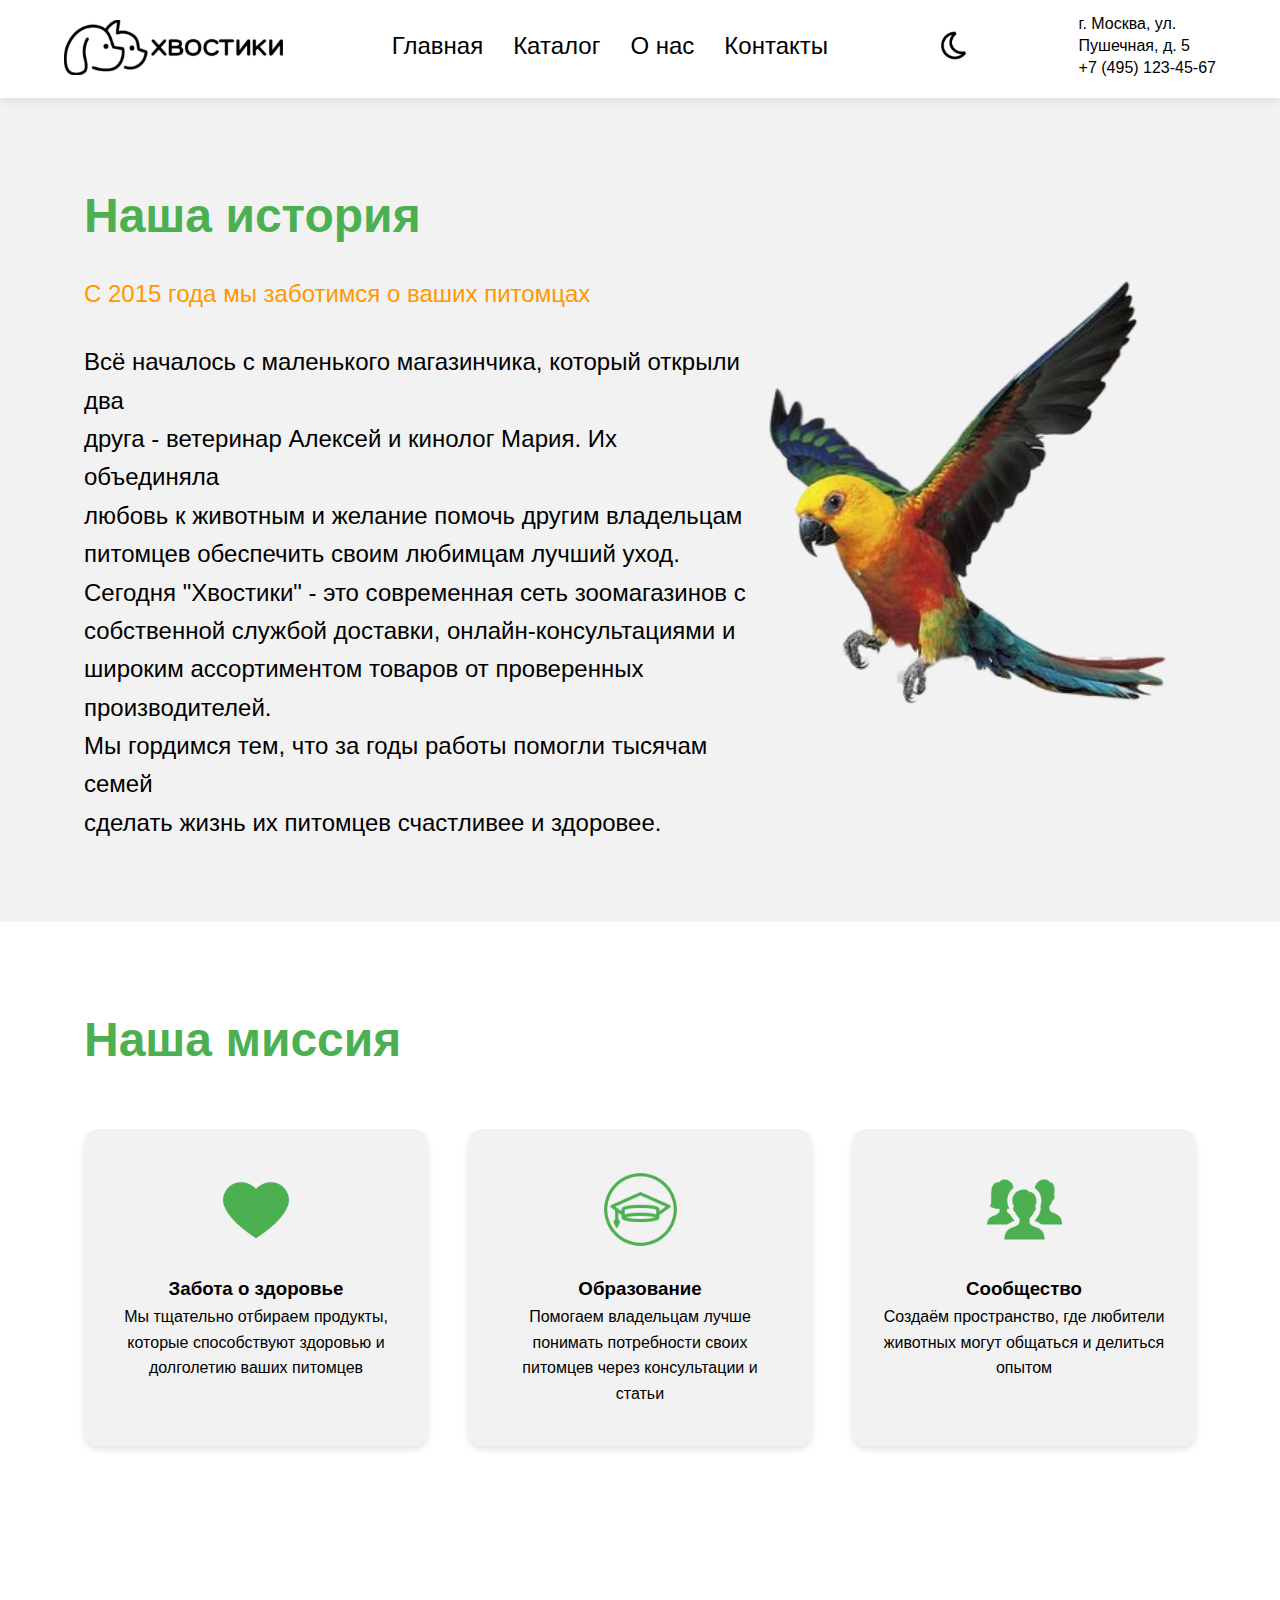
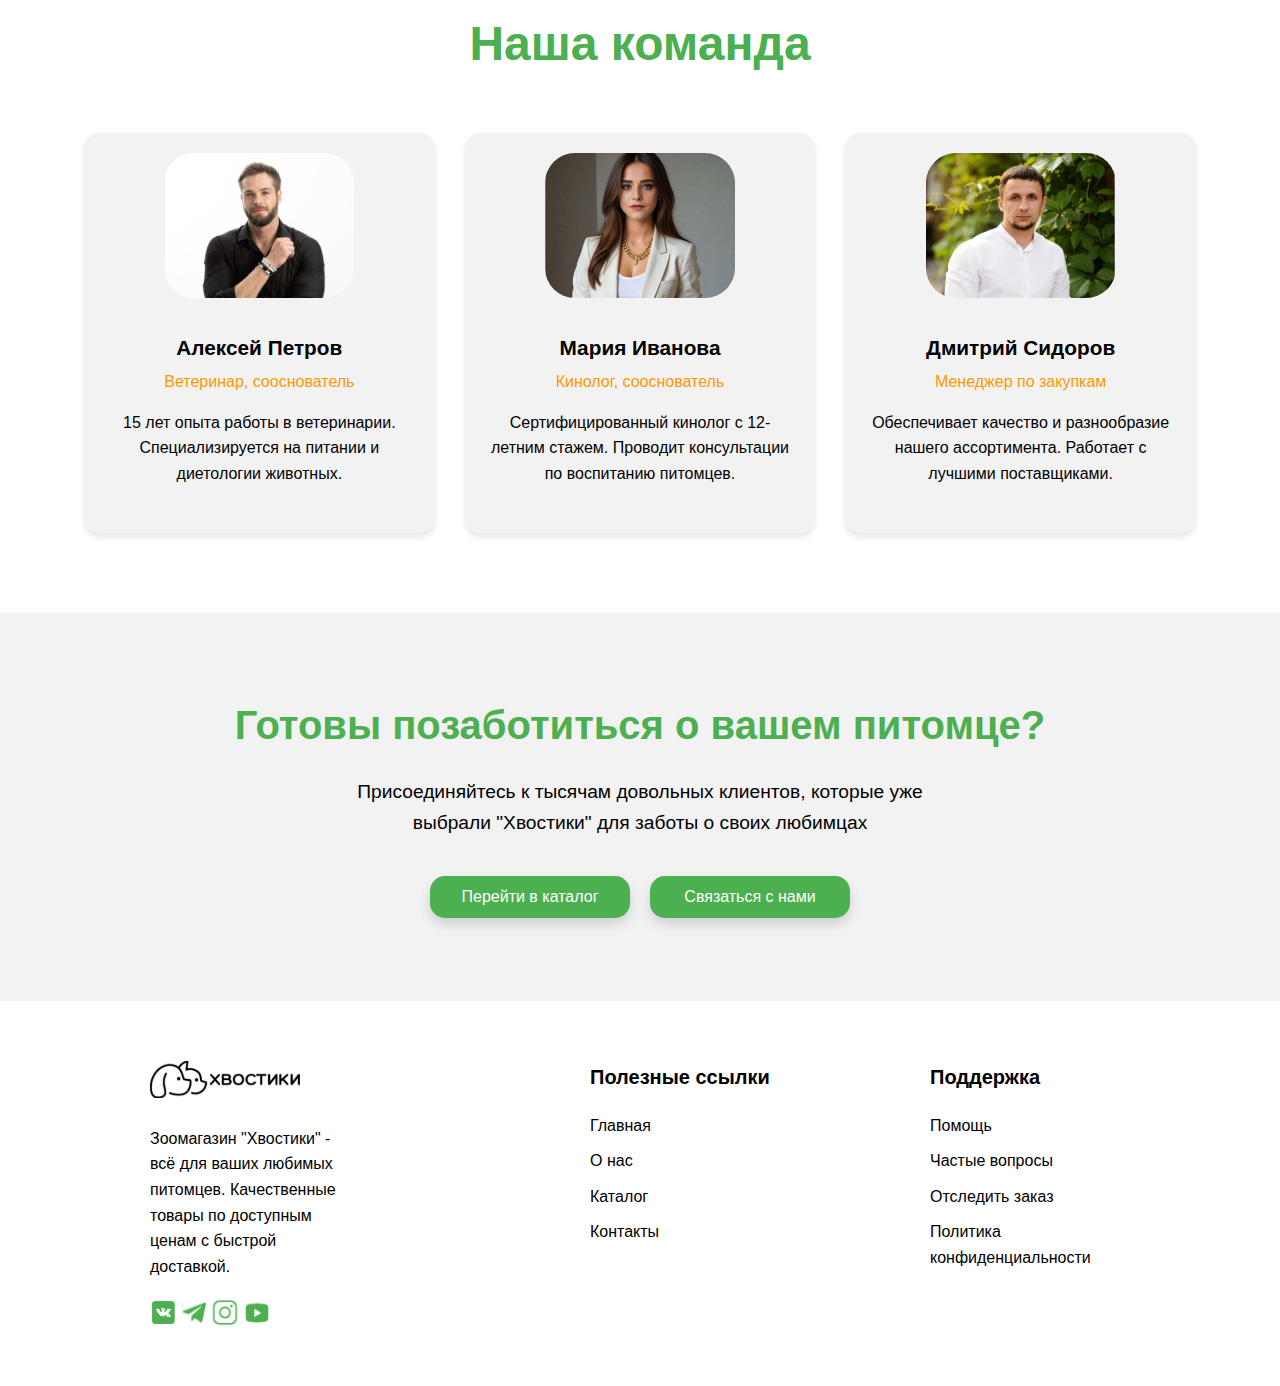
<file: about.html>
<!doctype html>
<html lang="en">
<head>
    <meta charset="UTF-8">
    <meta name="viewport" content="width=device-width,user-scalable=no,initial-scale=1,maximum-scale=1,minimum-scale=1">
    <meta http-equiv="X-UA-Compatible" content="ie=edge">
    <link rel="stylesheet" href="assets/css/main.css">
    <title>Хвостики - О нас</title>
</head>
<body>


<main>
    <header>
    <div class="container header-container">
        <a href="#" class="logo">
            <div class="logo-icon">
                <img src="../assets/images/logo.svg" alt="">
            </div>
        </a>
        <div class="burger" id="burger">
            <span></span>
            <span></span>
            <span></span>
        </div>
        
        <ul class="nav-menu" id="navMenu">
            <li><a href="index.html" class="nav-link">Главная</a></li>
            <li><a href="catalog.html" class="nav-link">Каталог</a></li>
            <li><a href="about.html" class="nav-link">О нас</a></li>
            <li><a href="contact.html" class="nav-link">Контакты</a></li>
        </ul>
        
        <div class="nav-actions">
            <li><a href="#" class="nav-link">
                <img src="../assets/images/luna.svg" alt="">
            </a></li>
        </div>
        
        <div class="adres">
            г. Москва, ул. <br>
            Пушечная, д. 5 <br>
            +7 (495) 123-45-67
        </div>
    </div> 
</header>

<script>

    document.addEventListener('DOMContentLoaded', function() {
        const burger = document.getElementById('burger');
        const navMenu = document.getElementById('navMenu');

        burger.addEventListener('click', function() {
            burger.classList.toggle('active');
            navMenu.classList.toggle('active');
        });
        const navLinks = document.querySelectorAll('.nav-link');
        navLinks.forEach(link => {
            link.addEventListener('click', function() {
                burger.classList.remove('active');
                navMenu.classList.remove('active');
            });
        });
        document.addEventListener('click', function(event) {
            const isClickInsideMenu = navMenu.contains(event.target);
            const isClickOnBurger = burger.contains(event.target);
            
            if (!isClickInsideMenu && !isClickOnBurger && navMenu.classList.contains('active')) {
                burger.classList.remove('active');
                navMenu.classList.remove('active');
            }
        });
        
        
        window.addEventListener('resize', function() {
            if (window.innerWidth > 768 && navMenu.classList.contains('active')) {
                burger.classList.remove('active');
                navMenu.classList.remove('active');
            }
        });
    });
</script>
    <section class="about-intro">
        <div class="container">
            <div class="intro-content">
                <div class="intro-text">
                    <h2 class="section-title">Наша история</h2>
                    <p class="section-subtitle">С 2015 года мы заботимся о ваших питомцах</p>
                    <p>Всё началось с маленького магазинчика, который открыли два <br>
                        друга - ветеринар Алексей и кинолог Мария. Их объединяла <br>
                        любовь к животным и желание помочь другим владельцам <br>
                        питомцев обеспечить своим любимцам лучший уход.</p>
                    <p>Сегодня "Хвостики" - это современная сеть зоомагазинов с <br>
                        собственной службой доставки, онлайн-консультациями и <br>
                        широким ассортиментом товаров от проверенных <br>
                        производителей.</p>
                    <p>Мы гордимся тем, что за годы работы помогли тысячам семей <br>
                        сделать жизнь их питомцев счастливее и здоровее.</p>
                </div>
                <div class="intro-image">
                    <img src="../assets/images/bird.svg" alt="">
                </div>
            </div>
        </div>
    </section>
    <section class="mission">
    <div class="container">
        <h2 class="section-title">Наша миссия</h2>
        <div class="mission-grid">
            <div class="mission-card">
                <div class="mission-icon">
                    <img src="../assets/images/heart.svg" alt="">
                </div>
                <h3>Забота о здоровье</h3>
                <p>Мы тщательно отбираем продукты, которые способствуют здоровью и долголетию ваших питомцев</p>
            </div>
            <div class="mission-card">
                <div class="mission-icon">
                    <img src="../assets/images/obraz.svg" alt="">
                </div>
                <h3>Образование</h3>
                <p>Помогаем владельцам лучше понимать потребности своих питомцев через консультации и статьи</p>
            </div>
            <div class="mission-card">
                <div class="mission-icon">
                    <img src="../assets/images/people.svg" alt="">
                </div>
                <h3>Сообщество</h3>
                <p>Создаём пространство, где любители животных могут общаться и делиться опытом</p>
            </div>
        </div>
    </div>
</section>
    <section class="team">
        <div class="container">
            <h2 class="section-title" style="text-align: center;">Наша команда</h2>
            <div class="team-grid">
                <div class="team-card">
                    <div class="team-image">
                        <img src="../assets/images/alex.svg" alt="">
                    </div>
                    <div class="team-info">
                        <h3 class="team-name">Алексей Петров</h3>
                        <div class="team-position">Ветеринар, сооснователь</div>
                        <p>15 лет опыта работы в ветеринарии. Специализируется на питании и диетологии животных.</p>
                    </div>
                </div>
                <div class="team-card">
                    <div class="team-image">
                        <img src="../assets/images/maria.svg" alt="">
                    </div>
                    <div class="team-info">
                        <h3 class="team-name">Мария Иванова</h3>
                        <div class="team-position">Кинолог, сооснователь</div>
                        <p>Сертифицированный кинолог с 12-летним стажем. Проводит консультации по воспитанию питомцев.</p>
                    </div>
                </div>
                <div class="team-card">
                    <div class="team-image">
                        <img src="../assets/images/dima.svg" alt="">
                    </div>
                    <div class="team-info">
                        <h3 class="team-name">Дмитрий Сидоров</h3>
                        <div class="team-position">Менеджер по закупкам</div>
                        <p>Обеспечивает качество и разнообразие нашего ассортимента. Работает с лучшими поставщиками.</p>
                    </div>
                </div>
            </div>
        </div>
    </section>
    <section class="cta">
    <div class="container">
        <h2>Готовы позаботиться о вашем питомце?</h2>
        <p>Присоединяйтесь к тысячам довольных клиентов, которые уже выбрали "Хвостики" для заботы о своих любимцах</p>
        <div class="cta-buttons">
            <a href="catalog.html" class="btnun">Перейти в каталог</a>
            <a href="contact.html" class="btnun">Связаться с нами</a>
        </div>
    </div>
</section>

    <footer>
    <div class="container">
        <div class="footer-container">
            <div class="footer-about">
                <a href="#" class="footer-logo">
                    <img src="../assets/images/logo.svg" alt="">
                </a>
                <p>Зоомагазин "Хвостики" - <br>
                    всё для ваших любимых <br>
                    питомцев. Качественные <br>
                    товары по доступным <br>
                    ценам с быстрой <br>
                    доставкой.</p>
                <div class="social-links">
                  <img src="../assets/images/social.svg" alt="">
                </div>
            </div>
            <div class="footer-links">
                <h3>Полезные ссылки</h3>
                <ul>
                    <li><a href="index.html">Главная</a></li>
                    <li><a href="about.html">О нас</a></li>
                    <li><a href="catalog.html">Каталог</a></li>
                    <li><a href="contact.html">Контакты</a></li>
                </ul>
            </div>
            <div class="footer-links">
                <h3>Поддержка</h3>
                <ul>
                    <li><a href="#">Помощь</a></li>
                    <li><a href="#">Частые вопросы</a></li>
                    <li><a href="#">Отследить заказ</a></li>
                    <li><a href="#">Политика конфиденциальности</a></li>
                </ul>
            </div>
        </div>
    </div>
</footer>
    
</main>



</body>
</html>
</file>
<file: assets/css/main.css>
@charset "UTF-8";*{font-family:system-ui,-apple-system,BlinkMacSystemFont,"Segoe UI",Roboto,Oxygen,Ubuntu,Cantarell,"Open Sans","Helvetica Neue",sans-serif;margin:0;padding:0;box-sizing:border-box;font-family:"Segoe UI",Tahoma,Geneva,Verdana,sans-serif}:root{--primary-color:#4CAF50;--secondary-color:#FF9800;--text-color:#000000;--bg-color:#fff;--card-bg:#F3F2F2;--shadow:0 4px 6px rgba(0, 0, 0, 0.1);--size-a:48px;--size-b:36px;--size-c:24px;--size-d:20px;--size-e:16px}.dark-theme{--primary-color:#66BB6A;--secondary-color:#FFB74D;--text-color:#f0f0f0;--bg-color:#121212;--card-bg:#1e1e1e;--shadow:0 4px 6px rgba(0, 0, 0, 0.3)}body{background-color:var(--bg-color);color:var(--text-color);line-height:1.6;background-color:var(--main-color)}a{text-decoration:none;color:inherit}ul{list-style:none}.btn{background-color:var(--primary-color);border:none}.btn2{display:inline-block;padding:12px 24px;background-color:var(--secondary-color);color:#fff;border:none;border-radius:30px;font-weight:600;text-align:center}.btn:hover{background-color:var(--secondary-color);box-shadow:0 6px 12px rgba(0,0,0,.15)}.btn2:hover{background-color:var(--primary-color);transform:translateY(-3px);box-shadow:0 6px 12px rgba(0,0,0,.15)}.btn-secondary{background-color:var(--secondary-color)}.btn-secondary:hover{background-color:var(--primary-color)}[data-theme=dark]{--bg-color:#1a1a1a;--text-color:#ffffff;--primary-color:#66BB6A;--secondary-color:#FFB74D;--card-bg:#2d2d2d;--shadow:0 2px 10px rgba(0, 0, 0, 0.3)}[data-theme=dark] header{background-color:var(--bg-color);box-shadow:var(--shadow)}[data-theme=dark] footer{background-color:#2c3e50;color:var(--text-color)}.theme-toggle{position:fixed;top:20px;right:20px;background:var(--primary-color);border:none;padding:10px 15px;border-radius:20px;cursor:pointer;color:#fff;z-index:1000}header{background-color:#fff;box-shadow:0 2px 10px rgba(0,0,0,.1);height:98px;position:relative}.container{width:90%;max-width:1200px;max-width:1200px;margin:0 auto;padding:0 20px}.header-container{display:flex;justify-content:space-between;align-items:center;padding:20px 0}.logo{display:flex;align-items:center}.nav-menu{margin-top:-10px;display:flex;list-style:none;gap:30px;font-size:24px}.nav-link{text-decoration:none;color:var(--text);font-weight:500;transition:color .3s}.nav-link:hover{color:var(--primary)}.nav-actions{margin-top:-5px;display:flex;gap:15px;list-style:none}.adres{margin-top:-10px;font-size:16px;line-height:1.4}.burger{color:#000;display:none;flex-direction:column;cursor:pointer;padding:5px}.burger span{width:25px;height:3px;background-color:#000;margin:3px 0;transition:.3s}@media (max-width:1024px){.nav-menu{font-size:20px;gap:20px}.adres{font-size:14px}}@media (max-width:768px){header{height:auto;min-height:80px}.header-container{flex-wrap:wrap;padding:15px 0}.burger{display:flex;order:1}.logo{order:0;flex:1}.nav-actions{order:2;margin-top:0}.adres{display:none}.nav-menu{display:none;flex-direction:column;position:absolute;top:100%;left:0;width:100%;background-color:#fff;box-shadow:0 5px 10px rgba(0,0,0,.1);padding:20px;z-index:1000;gap:15px;font-size:18px}.nav-menu.active{display:flex}.nav-link{padding:10px 0;border-bottom:1px solid #f0f0f0}.nav-link:last-child{border-bottom:none}}.hero{background-color:#4caf50;color:#fff;min-height:500px;display:flex;align-items:center;overflow:hidden;position:relative}.baner{position:absolute;top:-25px}.baner img{width:600px;height:auto}.hero-container{display:flex;align-items:center;justify-content:space-between;gap:40px;position:relative;z-index:2}.hero-content{text-align:right}.tx{text-align:justify}.hero-image{height:400px;width:597px;margin-left:-300px;margin-top:370px;display:flex;align-items:flex-end}.hero-image img{width:100%;height:auto;-o-object-fit:contain;object-fit:contain}.hero-buttonss{align-items:right;width:-moz-fit-content;width:fit-content;display:flex;gap:10px;border-radius:60px;margin-left:auto}.b{width:160px;height:42px;background:var(--secondary-color);border-radius:15px;display:flex;align-items:center;justify-content:center;transform:translateY(-3px);box-shadow:0 6px 12px rgba(0,0,0,.15)}.hero h1{font-size:64px;margin-bottom:20px;line-height:1.2}.hero p{font-size:32px;margin-bottom:30px;line-height:1.8;text-align:justify;margin-left:100px}@media (max-width:1024px){.hero-container{flex-direction:column-reverse;text-align:center;gap:30px}.hero-content{text-align:center;margin-left:240px}.hero-image{width:300px;margin-top:-450px;margin-left:-520px}.hero h1{font-size:36px}.hero p{margin-bottom:30px;line-height:1.8;font-size:18px;margin-left:0;text-align:center}.baner{top:-20px;left:-120px}.baner img{width:430px}.hero-buttons{justify-content:center}}@media (max-width:768px){.hero{min-height:340px;min-width:340px;padding:40px 0}.hero-container{gap:10px}.hero-image{height:200px;width:200px;margin-left:-230px;margin-top:-180px}.hero h1{font-size:20px;margin-left:-60px;margin-top:-10px}.hero p{font-size:10px;line-height:1.6;margin-left:-50px}.baner{top:-15px;left:-140px}.baner img{width:320px}.hero-buttonss{align-items:center;gap:10px;width:140px;height:20px;display:inline-flex;gap:10px;margin-left:20px;margin-top:-140px}.btn{padding:3px 5px;margin-left:-70px}}.about{padding:80px 0;background-color:var(--card-bg)}.h44{margin-left:0!important;margin-top:20px}.section-title{color:var(--primary-color)}.about-content{display:flex;align-items:center;gap:40px;font-size:24px}.about-text{flex:1}.about-text p{margin-bottom:20px;line-height:1.6;color:var(--text-color)}.about-image{flex:1;border-radius:10px;overflow:hidden;width:400px}.about-image img{width:100%;height:auto;display:block}.butn{margin-top:40px}.btn{display:inline-block;padding:18px 35px;background-color:var(--primary-color);color:#fff;text-decoration:none;font-size:18px;font-weight:700;transition:.3s;text-align:center;height:100%;display:flex;align-items:center;justify-content:center}.btn:hover{background-color:#3d8b40;transform:translateY(-2px)}.btn-secondary{background-color:#ff9800}.btn-secondary:hover{background-color:#f57c00}@media (max-width:1024px){.about{padding:60px 0}.section-title{font-size:36px;margin-bottom:40px;text-align:center}.about-content{flex-direction:column;gap:30px;font-size:20px}.about-text{text-align:center}.about-text p{margin-bottom:25px}.about-image{width:80%;margin:0 auto}.butn{margin:30px auto 0}}@media (max-width:768px){.about{padding:40px 0}.section-title{font-size:var(--size-e);margin-bottom:30px}.about-content{gap:25px;font-size:18px}.about-text p{font-size:16px;margin-bottom:20px;line-height:1.5}.about-image{width:90%}.butns{width:220px;height:55px;margin-top:25px}.btn{padding:15px 25px;font-size:16px}}.features{padding:80px 0}.features-grid{display:grid;grid-template-columns:repeat(auto-fit,minmax(250px,1fr));gap:30px}.feature-card{background-color:var(--card-bg);padding:30px;border-radius:10px;text-align:center;box-shadow:var(--shadow);transition:var(--transition)}.feature-card:hover{transform:translateY(-10px)}.feature-icon{font-size:2.5rem;color:var(--primary-color);margin-bottom:20px}.products{padding:80px 0;background-color:var(--card-bg)}.products-grids{display:flex;flex-wrap:wrap;gap:40px}.btn2{margin-left:200px;margin-top:-160px}.g{width:360px}.product-cards{height:570px;width:360px;background-color:var(--bg-color);border-radius:10px;box-shadow:var(--shadow)}.product-images{height:360px}.product-info{padding:20px;font-size:14px}.product-price{font-weight:800;color:var(--primary-color);margin-top:10px;font-size:16px}.btn{width:300px;border-radius:30px;margin-left:430px}.testimonials{padding:80px 0}.stars{margin-top:5px}.testimonials-grid{display:grid;grid-template-columns:repeat(auto-fit,minmax(300px,1fr));gap:30px;margin-top:50px}.testimonial-card{padding:30px;background-color:var(--card-bg);border-radius:10px;box-shadow:var(--shadow);text-align:center}.testimonial-avatar{width:80px;height:80px;border-radius:50%;margin:0 auto 20px}.testimonial-avatar img{width:100%;height:100%}.contact{padding:80px 0;background-color:var(--card-bg)}.contact-container{display:flex;gap:40px}.contact-form,.contact-info{flex:1}.contact-item{display:flex;align-items:center;margin-top:20px}.text{margin-left:20px}.form-group{margin-top:10px}.form-group label{display:block;margin-bottom:5px;font-weight:500}.form-control{width:100%;padding:12px;border:1px solid var(--primary-color);border-radius:5px;background-color:var(--bg-color);color:var(--text-color);transition:var(--transition)}.form-control:focus{border-color:var(--primary-color);outline:0}.hf{margin-right:auto!important;margin-left:auto!important;margin-top:20px}footer{color:var(--text-color);padding:60px 0 20px}.footer-container{display:flex;gap:140px;margin-bottom:40px;justify-content:center}.footer-about{flex:1;max-width:300px}.footer-logo{display:block;margin-bottom:20px}.footer-logo img{width:150px;height:auto}.footer-about p{line-height:1.6;margin-bottom:20px;font-size:16px}.social-links{display:flex;gap:15px;margin-top:20px}.social-links img{width:120px;height:auto}.footer-links{flex:1;max-width:200px}.footer-links h3{margin-bottom:20px;font-size:20px}.footer-links ul{list-style:none}.footer-links ul li{margin-bottom:10px}.footer-links a{color:var(--text-color);text-decoration:none;transition:color .3s;font-size:16px}.footer-links a:hover{color:var(--secondary-color)}.footer-bottom{text-align:center;padding-top:20px;border-top:1px solid rgba(255,255,255,.1);font-size:14px}@media (max-width:1024px){.footer-container{gap:80px;flex-wrap:wrap}.footer-about{max-width:100%;text-align:center;margin-bottom:30px}.footer-links{max-width:180px}.social-links{justify-content:center}}@media (max-width:768px){footer{padding:40px 0 20px}.footer-container{gap:40px;flex-direction:column;align-items:center;text-align:center}.footer-about{max-width:100%;margin-bottom:30px}.footer-links{max-width:100%;width:100%}.footer-links h3{font-size:18px;margin-bottom:15px}.footer-links ul{display:grid;grid-template-columns:repeat(2,1fr);gap:10px}.footer-links ul li{margin-bottom:8px}.social-links img{width:100px}}.about-intro{padding:80px 0;background-color:var(--card-bg)}.intro-content{display:flex;align-items:center}.intro-image{width:449px;height:489px}.intro-text{flex:1;font-size:24px}.section-title{text-align:left;font-size:48px;margin-bottom:20px;color:var(--primary-color);margin-left:0}.section-subtitle{font-size:24px;margin-bottom:30px;color:var(--secondary-color)}.mission{padding:80px 0}.mission-grid{display:grid;grid-template-columns:repeat(auto-fit,minmax(300px,1fr));gap:40px;margin-top:50px}.mission-card{text-align:center;padding:40px 30px;background-color:var(--card-bg);border-radius:15px;box-shadow:var(--shadow);transition:var(--transition)}.mission-card:hover{transform:translateY(-10px)}.mission-icon{width:80px;height:80px;background:linear-gradient(135deg,var(--primary-color),var(--accent-color));border-radius:50%;display:flex;align-items:center;justify-content:center;margin:0 auto 25px;color:#fff;font-size:2rem}.team{padding:80px 0;background-color:var(--bg-color)}.team-grid{display:grid;grid-template-columns:repeat(auto-fit,minmax(280px,1fr));gap:30px;margin-top:50px}.team-card{height:400px;background-color:var(--card-bg);border-radius:15px;overflow:hidden;box-shadow:var(--shadow);transition:var(--transition);text-align:center}.team-card:hover{transform:translateY(-10px)}.team-image img{width:190px;height:145px;margin-top:20px}.team-card:hover .team-image img{transform:scale(1.1)}.team-info{padding:25px}.team-name{font-size:1.3rem;font-weight:600;margin-bottom:5px}.team-position{color:var(--secondary-color);margin-bottom:15px;font-weight:500}.team-social{display:flex;justify-content:center;gap:15px;margin-top:15px}.team-social a{width:35px;height:35px;background-color:var(--card-bg);border-radius:50%;display:flex;align-items:center;justify-content:center;transition:var(--transition)}.team-social a:hover{background-color:var(--primary-color);color:#fff;transform:translateY(-3px)}.cta{padding:80px 0;background:var(--card-bg);color:#fff;text-align:center}.cta h2{font-size:2.5rem;margin-bottom:20px;color:var(--primary-color)}.cta p{font-size:1.2rem;margin-bottom:30px;max-width:600px;margin-left:auto;margin-right:auto;color:var(--text-color)}.cta-buttons{display:flex;gap:20px;justify-content:center;flex-wrap:wrap}.btnun{height:42px;background:var(--primary-color);border-radius:15px;display:flex;align-items:center;justify-content:center;transform:translateY(-3px);box-shadow:0 6px 12px rgba(0,0,0,.15);border:none;width:200px;margin-top:10px}.page-header{color:var(--secondary-color);padding:60px 0;text-align:center}.page-header h1{font-size:2.5rem;margin-bottom:15px}.filters{width:280px;background-color:var(--card-bg);padding:25px;border-radius:10px;box-shadow:var(--shadow);border:1px solid var(--border-color);height:-moz-fit-content;height:fit-content;position:sticky;top:100px;flex-shrink:0}.filter-section{margin-bottom:25px;padding-bottom:20px;border-bottom:1px solid var(--border-color)}.catalog-container{display:grid;grid-template-columns:500px 1fr;gap:30px;align-items:start}.filter-section:last-child{border-bottom:none;margin-bottom:0}.filter-title{font-weight:600;margin-bottom:15px;color:var(--text-color)}.filter-content{max-height:200px;overflow-y:auto}.filter-option{margin-bottom:10px;display:flex;align-items:center;gap:8px}.filter-option input{width:18px;height:18px;accent-color:var(--primary-color)}.filter-option label{cursor:pointer;color:var(--text-color);transition:var(--transition)}.filter-option:hover label{color:var(--primary-color)}.price-range{display:flex;gap:10px}.price-input{flex:1;width:20px;padding:8px;border:1px solid var(--border-color);border-radius:5px;background-color:var(--bg-color);color:var(--text-color);font-size:.9rem}.price-input:focus{border-color:var(--primary-color);outline:0}.butn{width:160px;height:42px;background:var(--secondary-color);border-radius:15px;display:flex;align-items:center;justify-content:center;transform:translateY(-3px);box-shadow:0 6px 12px rgba(0,0,0,.15);border:none}.products-content{flex:1;min-width:0;margin-left:-200px}.products-grid{display:grid;grid-template-columns:repeat(2,1fr);gap:25px}.product-card{background:var(--card-bg);border:1px solid var(--border-color);border-radius:30px;height:100%;width:400px;display:flex;flex-direction:column}.product-card:hover{transform:translateY(-5px);box-shadow:var(--shadow-hover)}.product-card .card-image{position:relative;height:400px;overflow:hidden}.product-card .card-image img{width:100%;height:100%;-o-object-fit:cover;object-fit:cover;transition:transform .3s}.product-card:hover .card-image img{transform:scale(1.05)}.card-badge{position:absolute;top:10px;left:10px;padding:5px 10px;border-radius:15px;font-size:.8rem;font-weight:600;color:#fff;z-index:2}.card-badge-hit{background:var(--error-color)}.card-badge-new{background:var(--info-color)}.card-badge-sale{background:var(--secondary-color)}.card-actions{position:absolute;top:10px;right:10px;display:flex;flex-direction:column;gap:8px;opacity:0;transition:var(--transition)}.product-card:hover .card-actions{opacity:1}.card-action-btn{width:36px;height:36px;background:var(--bg-color);border:none;border-radius:50%;display:flex;align-items:center;justify-content:center;cursor:pointer;color:var(--text-color);transition:var(--transition);box-shadow:var(--shadow)}.card-action-btn:hover{background:var(--primary-color);color:#fff;transform:scale(1.1)}.product-card .card-content{padding:20px;flex:1;display:flex;flex-direction:column;gap:10px}.card-category{color:var(--secondary-color);font-size:.8rem;font-weight:600;text-transform:uppercase}.product-card .card-title{font-size:1.1rem;margin:0;line-height:1.3;color:var(--text-color);flex:1}.product-card .card-description{color:var(--text-muted);font-size:.9rem;line-height:1.4;flex:2}.card-rating{display:flex;align-items:center;gap:8px}.rating-stars{color:#ffc107;font-size:.9rem}.rating-count{color:var(--text-light);font-size:.8rem}.card-price{display:flex;align-items:center;gap:10px;margin-top:auto}.current-price{font-size:1.3rem;font-weight:700;color:var(--primary-color)}.old-price{font-size:1rem;color:var(--text-light);text-decoration:line-through}.btn-full{width:100%;margin-top:10px}.btun{height:42px;background:var(--primary-color);border-radius:15px;display:flex;align-items:center;justify-content:center;transform:translateY(-3px);box-shadow:0 6px 12px rgba(0,0,0,.15);border:none;width:100%;margin-top:10px}.map{margin-top:50px;margin-left:460px;width:602px;height:453px;border:1px solid var(--primary-color)}.title{margin-top:20px;font-size:48px;font-weight:700;text-align:center;color:var(--primary-color)}
</file>
